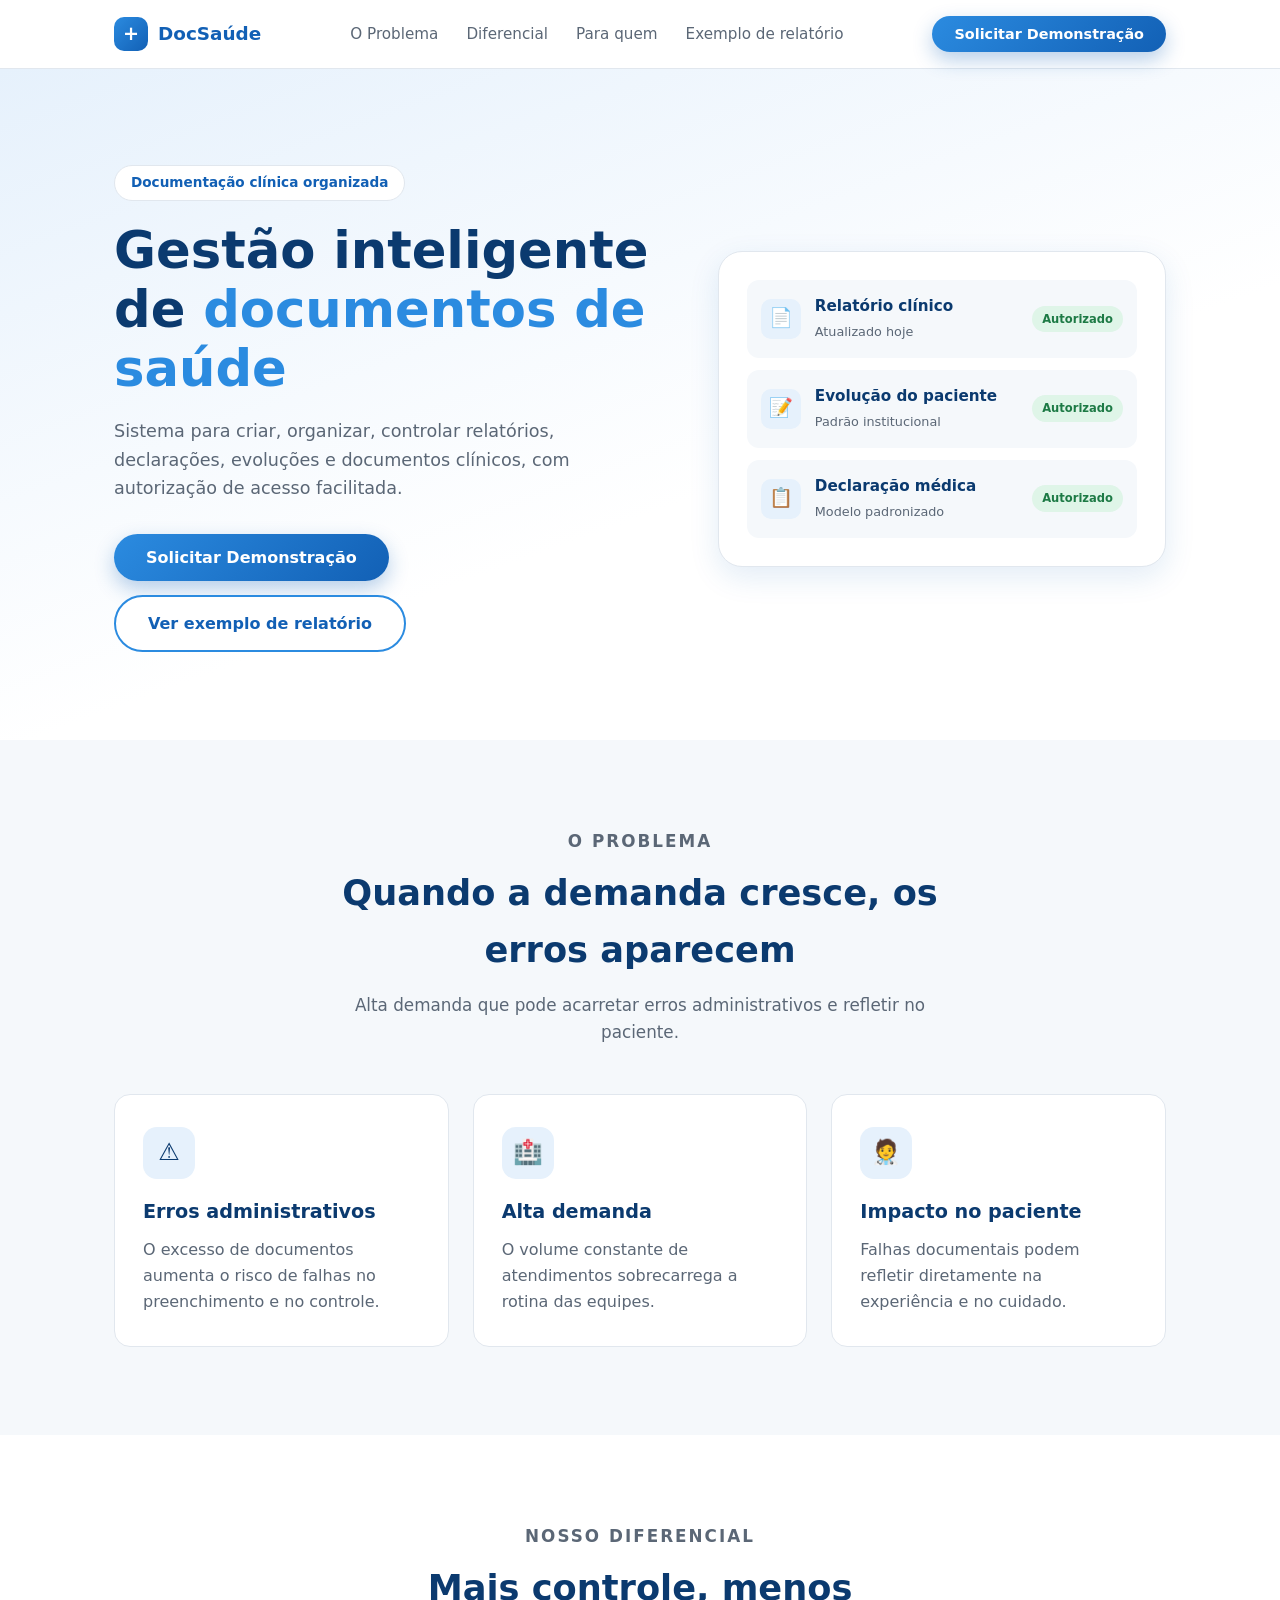
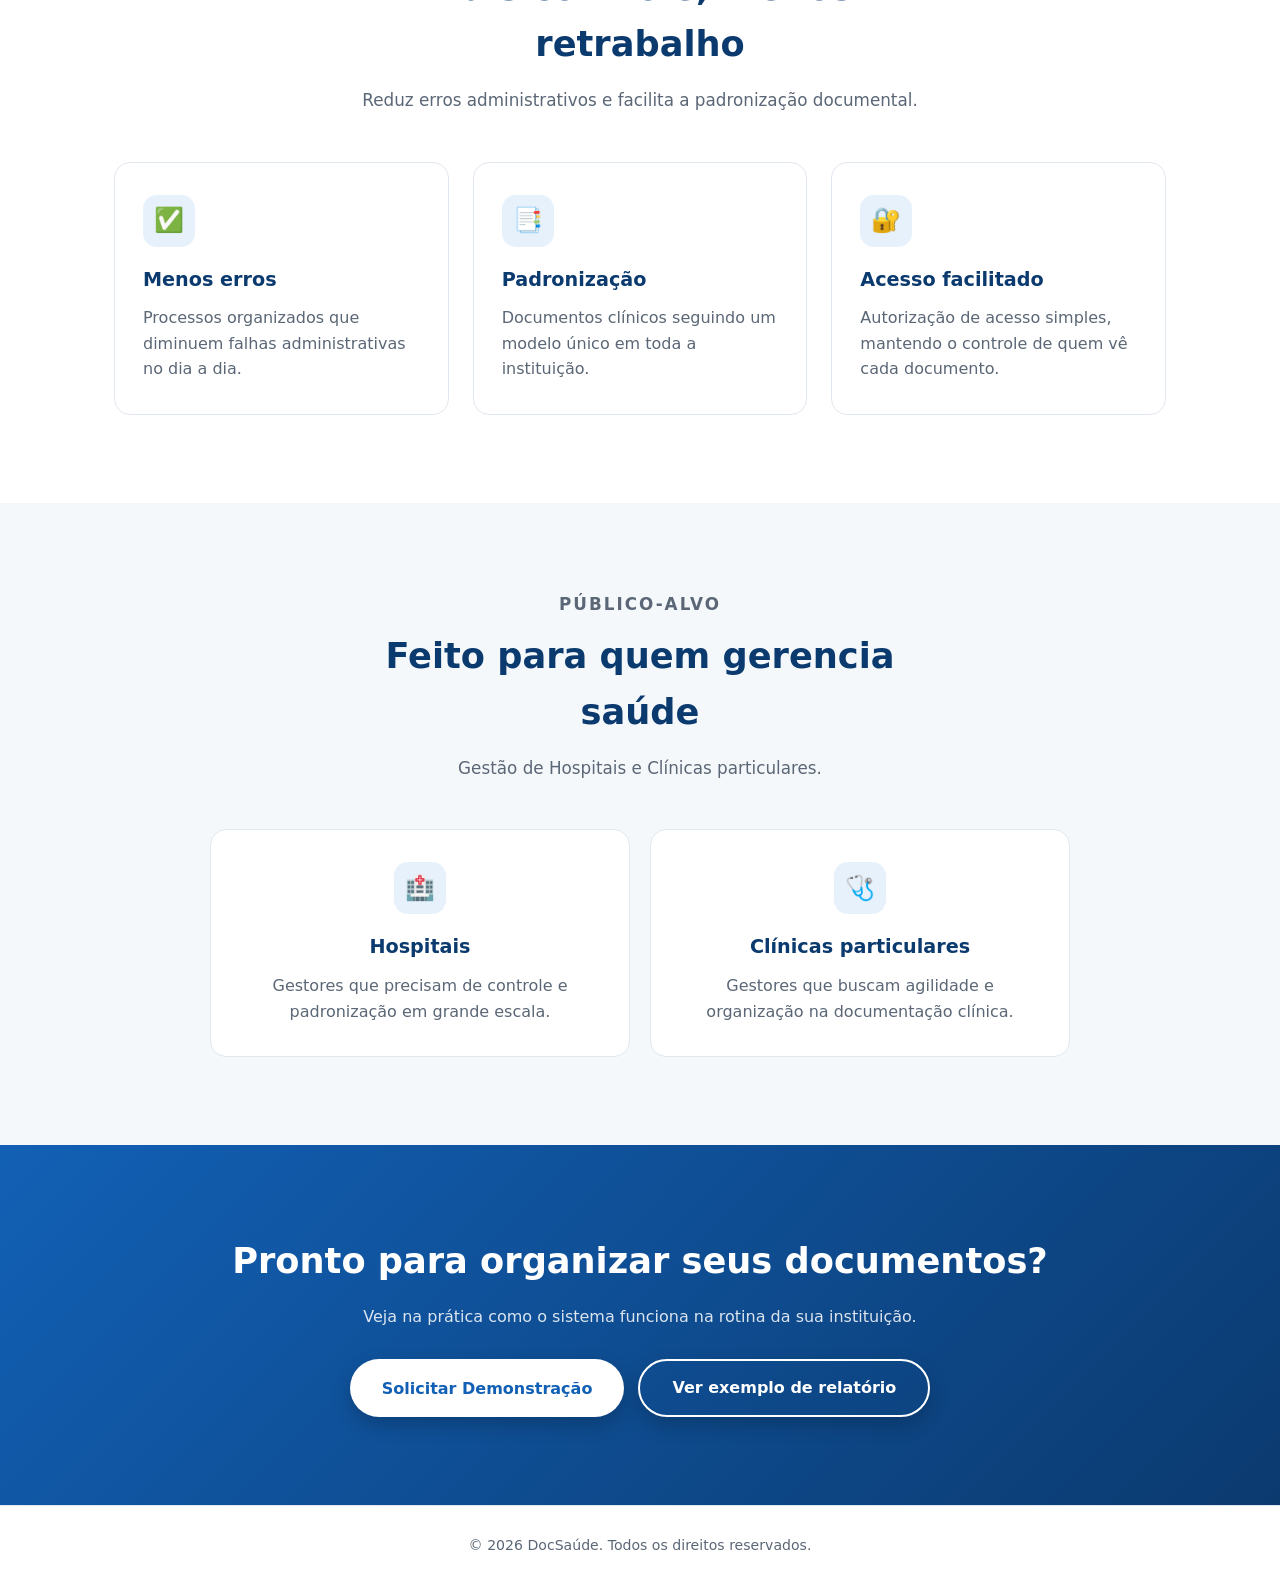
<file: index.html>
<!DOCTYPE html>
<html lang="pt-BR">
<head>
<meta charset="UTF-8">
<meta name="viewport" content="width=device-width, initial-scale=1.0">
<title>Gestão inteligente de documentos de saúde</title>
<link rel="stylesheet" href="css/style.css">
</head>
<body>

<header>
  <div class="container nav">
    <a class="logo" href="index.html"><div class="logo-icon">+</div> DocSaúde</a>
    <ul class="nav-links">
      <li><a href="#problema">O Problema</a></li>
      <li><a href="#diferencial">Diferencial</a></li>
      <li><a href="#publico">Para quem</a></li>
      <li><a href="demo.html">Exemplo de relatório</a></li>
    </ul>
    <button class="btn btn-sm demo-btn">Solicitar Demonstração</button>
  </div>
</header>

<main>
  <section class="hero">
    <div class="container">
      <div>
        <span class="badge">Documentação clínica organizada</span>
        <h1>Gestão inteligente de <span>documentos de saúde</span></h1>
        <p>Sistema para criar, organizar, controlar relatórios, declarações, evoluções e documentos clínicos, com autorização de acesso facilitada.</p>
        <div class="hero-actions">
          <button class="btn demo-btn">Solicitar Demonstração</button>
          <a class="btn btn-outline" href="demo.html">Ver exemplo de relatório</a>
        </div>
      </div>
      <div class="doc-card" aria-hidden="true">
        <div class="doc-row">
          <div class="doc-icon">📄</div>
          <div><strong>Relatório clínico</strong><small>Atualizado hoje</small></div>
          <span class="tag">Autorizado</span>
        </div>
        <div class="doc-row">
          <div class="doc-icon">📝</div>
          <div><strong>Evolução do paciente</strong><small>Padrão institucional</small></div>
          <span class="tag">Autorizado</span>
        </div>
        <div class="doc-row">
          <div class="doc-icon">📋</div>
          <div><strong>Declaração médica</strong><small>Modelo padronizado</small></div>
          <span class="tag">Autorizado</span>
        </div>
      </div>
    </div>
  </section>

  <section id="problema" class="alt">
    <div class="container">
      <div class="section-header">
        <p class="eyebrow">O Problema</p>
        <h2>Quando a demanda cresce, os erros aparecem</h2>
        <p>Alta demanda que pode acarretar erros administrativos e refletir no paciente.</p>
      </div>
      <div class="grid">
        <div class="card">
          <div class="card-icon">⚠️</div>
          <h3>Erros administrativos</h3>
          <p>O excesso de documentos aumenta o risco de falhas no preenchimento e no controle.</p>
        </div>
        <div class="card">
          <div class="card-icon">🏥</div>
          <h3>Alta demanda</h3>
          <p>O volume constante de atendimentos sobrecarrega a rotina das equipes.</p>
        </div>
        <div class="card">
          <div class="card-icon">🧑‍⚕️</div>
          <h3>Impacto no paciente</h3>
          <p>Falhas documentais podem refletir diretamente na experiência e no cuidado.</p>
        </div>
      </div>
    </div>
  </section>

  <section id="diferencial">
    <div class="container">
      <div class="section-header">
        <p class="eyebrow">Nosso Diferencial</p>
        <h2>Mais controle, menos retrabalho</h2>
        <p>Reduz erros administrativos e facilita a padronização documental.</p>
      </div>
      <div class="grid">
        <div class="card">
          <div class="card-icon">✅</div>
          <h3>Menos erros</h3>
          <p>Processos organizados que diminuem falhas administrativas no dia a dia.</p>
        </div>
        <div class="card">
          <div class="card-icon">📑</div>
          <h3>Padronização</h3>
          <p>Documentos clínicos seguindo um modelo único em toda a instituição.</p>
        </div>
        <div class="card">
          <div class="card-icon">🔐</div>
          <h3>Acesso facilitado</h3>
          <p>Autorização de acesso simples, mantendo o controle de quem vê cada documento.</p>
        </div>
      </div>
    </div>
  </section>

  <section id="publico" class="alt">
    <div class="container">
      <div class="section-header">
        <p class="eyebrow">Público-alvo</p>
        <h2>Feito para quem gerencia saúde</h2>
        <p>Gestão de Hospitais e Clínicas particulares.</p>
      </div>
      <div class="audience">
        <div class="card">
          <div class="card-icon">🏥</div>
          <h3>Hospitais</h3>
          <p>Gestores que precisam de controle e padronização em grande escala.</p>
        </div>
        <div class="card">
          <div class="card-icon">🩺</div>
          <h3>Clínicas particulares</h3>
          <p>Gestores que buscam agilidade e organização na documentação clínica.</p>
        </div>
      </div>
    </div>
  </section>

  <section class="cta">
    <div class="container">
      <h2>Pronto para organizar seus documentos?</h2>
      <p>Veja na prática como o sistema funciona na rotina da sua instituição.</p>
      <div class="hero-actions">
        <button class="btn demo-btn">Solicitar Demonstração</button>
        <a class="btn btn-outline" href="demo.html">Ver exemplo de relatório</a>
      </div>
    </div>
  </section>
</main>

<footer>
  © 2026 DocSaúde. Todos os direitos reservados.
</footer>

<script src="js/main.js"></script>
</body>
</html>
</file>
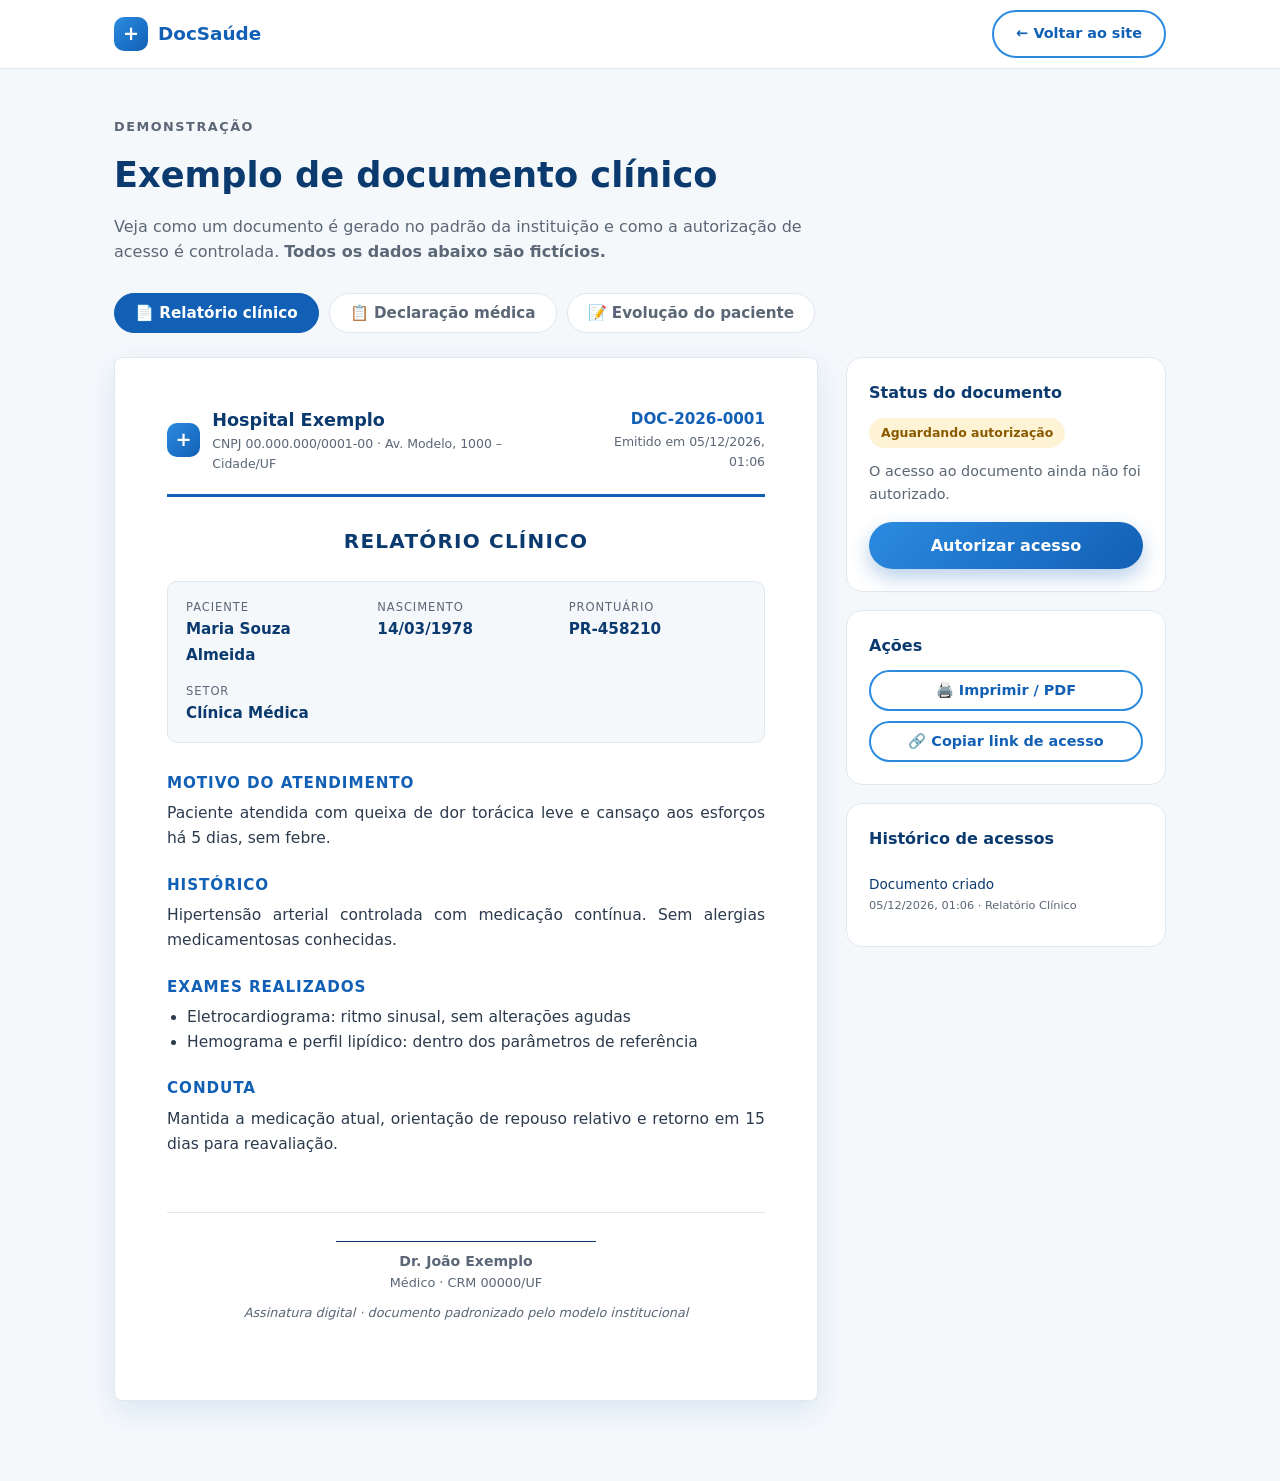
<file: demo.html>
<!DOCTYPE html>
<html lang="pt-BR">
<head>
<meta charset="UTF-8">
<meta name="viewport" content="width=device-width, initial-scale=1.0">
<title>Exemplo de relatório – DocSaúde</title>
<link rel="stylesheet" href="css/style.css">
<link rel="stylesheet" href="css/relatorio.css">
</head>
<body class="demo-page">

<header class="no-print">
  <div class="container nav">
    <a class="logo" href="index.html"><div class="logo-icon">+</div> DocSaúde</a>
    <a class="btn btn-outline btn-sm" href="index.html">← Voltar ao site</a>
  </div>
</header>

<main class="demo-main">
  <div class="container">

    <div class="demo-intro no-print">
      <p class="eyebrow">Demonstração</p>
      <h1>Exemplo de documento clínico</h1>
      <p>Veja como um documento é gerado no padrão da instituição e como a autorização de acesso é controlada. <strong>Todos os dados abaixo são fictícios.</strong></p>
    </div>

    <div class="tabs no-print" role="tablist" aria-label="Tipo de documento">
      <button class="tab active" role="tab" data-doc="relatorio">📄 Relatório clínico</button>
      <button class="tab" role="tab" data-doc="declaracao">📋 Declaração médica</button>
      <button class="tab" role="tab" data-doc="evolucao">📝 Evolução do paciente</button>
    </div>

    <div class="demo-layout">

      <!-- Documento -->
      <article class="paper" id="paper">
        <header class="paper-head">
          <div class="paper-brand">
            <div class="logo-icon">+</div>
            <div>
              <strong>Hospital Exemplo</strong>
              <small>CNPJ 00.000.000/0001-00 · Av. Modelo, 1000 – Cidade/UF</small>
            </div>
          </div>
          <div class="paper-meta">
            <span id="docProtocolo">DOC-2026-0001</span>
            <small id="docData"></small>
          </div>
        </header>

        <h2 class="paper-title" id="docTitulo"></h2>

        <section class="patient">
          <div><small>Paciente</small><strong>Maria Souza Almeida</strong></div>
          <div><small>Nascimento</small><strong>14/03/1978</strong></div>
          <div><small>Prontuário</small><strong>PR-458210</strong></div>
          <div><small>Setor</small><strong>Clínica Médica</strong></div>
        </section>

        <div class="paper-body" id="docCorpo"></div>

        <footer class="signature">
          <div class="sign-line"></div>
          <strong>Dr. João Exemplo</strong>
          <small>Médico · CRM 00000/UF</small>
          <small class="sign-note">Assinatura digital · documento padronizado pelo modelo institucional</small>
        </footer>
      </article>

      <!-- Painel lateral -->
      <aside class="side no-print">

        <div class="panel">
          <h3>Status do documento</h3>
          <span class="status status-pending" id="statusBadge">Aguardando autorização</span>
          <p class="panel-text" id="statusText">O acesso ao documento ainda não foi autorizado.</p>
          <button class="btn" id="btnAutorizar">Autorizar acesso</button>
        </div>

        <div class="panel">
          <h3>Ações</h3>
          <div class="actions">
            <button class="btn btn-outline btn-sm" id="btnImprimir">🖨️ Imprimir / PDF</button>
            <button class="btn btn-outline btn-sm" id="btnCopiar">🔗 Copiar link de acesso</button>
          </div>
        </div>

        <div class="panel">
          <h3>Histórico de acessos</h3>
          <ul class="log" id="logList"></ul>
        </div>

      </aside>
    </div>
  </div>
</main>

<div class="toast" id="toast" role="status" aria-live="polite"></div>

<script src="js/relatorio.js"></script>
</body>
</html>
</file>
<file: css/style.css>
:root {
  --blue-900: #0b3a6f;
  --blue-700: #1260b5;
  --blue-500: #2b8be0;
  --blue-100: #e6f1fc;
  --gray-50: #f5f8fb;
  --gray-200: #e1e7ee;
  --gray-600: #5b6776;
  --green-100: #dff5e8;
  --green-700: #1d7a45;
  --amber-100: #fff3d6;
  --amber-700: #8a5a00;
  --white: #ffffff;
  --radius: 16px;
  --shadow: 0 10px 30px rgba(18, 96, 181, 0.12);
}

* { margin: 0; padding: 0; box-sizing: border-box; }

html { scroll-behavior: smooth; }

body {
  font-family: "Segoe UI", system-ui, -apple-system, Roboto, Arial, sans-serif;
  color: var(--blue-900);
  background: var(--white);
  line-height: 1.6;
}

.container {
  width: 100%;
  max-width: 1100px;
  margin: 0 auto;
  padding: 0 24px;
}

/* Header */
header {
  position: sticky;
  top: 0;
  z-index: 10;
  background: rgba(255, 255, 255, 0.92);
  backdrop-filter: blur(8px);
  border-bottom: 1px solid var(--gray-200);
}

.nav {
  display: flex;
  align-items: center;
  justify-content: space-between;
  height: 68px;
}

.logo {
  display: flex;
  align-items: center;
  gap: 10px;
  font-weight: 700;
  font-size: 1.15rem;
  color: var(--blue-700);
  text-decoration: none;
}

.logo-icon {
  width: 34px;
  height: 34px;
  border-radius: 10px;
  background: linear-gradient(135deg, var(--blue-500), var(--blue-700));
  display: grid;
  place-items: center;
  color: var(--white);
  font-size: 1.2rem;
  font-weight: 800;
}

.nav-links {
  display: flex;
  gap: 28px;
  list-style: none;
}

.nav-links a {
  text-decoration: none;
  color: var(--gray-600);
  font-weight: 500;
  font-size: 0.95rem;
  transition: color 0.2s;
}

.nav-links a:hover { color: var(--blue-700); }

/* Buttons */
.btn {
  display: inline-block;
  border: none;
  cursor: pointer;
  font-family: inherit;
  font-size: 1rem;
  font-weight: 600;
  text-decoration: none;
  padding: 14px 32px;
  border-radius: 999px;
  color: var(--white);
  background: linear-gradient(135deg, var(--blue-500), var(--blue-700));
  box-shadow: 0 8px 20px rgba(18, 96, 181, 0.3);
  transition: transform 0.2s, box-shadow 0.2s;
}

.btn:hover {
  transform: translateY(-2px);
  box-shadow: 0 12px 26px rgba(18, 96, 181, 0.4);
}

.btn:active { transform: translateY(0); }

.btn-sm { padding: 10px 22px; font-size: 0.9rem; }

.btn-outline {
  background: var(--white);
  color: var(--blue-700);
  border: 2px solid var(--blue-500);
  box-shadow: none;
}

.btn-outline:hover { box-shadow: var(--shadow); }

.hero-actions { display: flex; flex-wrap: wrap; gap: 14px; }

/* Hero */
.hero {
  background: linear-gradient(160deg, var(--blue-100) 0%, var(--white) 60%);
  padding: 96px 0 88px;
}

.hero .container {
  display: grid;
  grid-template-columns: 1.1fr 0.9fr;
  gap: 56px;
  align-items: center;
}

.badge {
  display: inline-block;
  background: var(--white);
  color: var(--blue-700);
  border: 1px solid var(--gray-200);
  padding: 6px 16px;
  border-radius: 999px;
  font-size: 0.85rem;
  font-weight: 600;
  margin-bottom: 20px;
}

.hero h1 {
  font-size: clamp(2rem, 4.5vw, 3.2rem);
  line-height: 1.15;
  margin-bottom: 20px;
}

.hero h1 span { color: var(--blue-500); }

.hero p {
  font-size: 1.1rem;
  color: var(--gray-600);
  margin-bottom: 32px;
  max-width: 520px;
}

.doc-card {
  background: var(--white);
  border-radius: 24px;
  padding: 28px;
  box-shadow: var(--shadow);
  border: 1px solid var(--gray-200);
}

.doc-row {
  display: flex;
  align-items: center;
  gap: 14px;
  padding: 14px;
  border-radius: 12px;
  background: var(--gray-50);
  margin-bottom: 12px;
}

.doc-row:last-child { margin-bottom: 0; }

.doc-icon {
  width: 40px;
  height: 40px;
  flex-shrink: 0;
  border-radius: 10px;
  background: var(--blue-100);
  display: grid;
  place-items: center;
  font-size: 1.2rem;
}

.doc-row strong { display: block; font-size: 0.95rem; }
.doc-row small { color: var(--gray-600); font-size: 0.8rem; }

.tag {
  margin-left: auto;
  font-size: 0.72rem;
  font-weight: 700;
  padding: 4px 10px;
  border-radius: 999px;
  background: var(--green-100);
  color: var(--green-700);
  white-space: nowrap;
}

/* Sections */
section { padding: 88px 0; }

.section-header {
  text-align: center;
  max-width: 640px;
  margin: 0 auto 48px;
}

.eyebrow {
  text-transform: uppercase;
  letter-spacing: 0.12em;
  font-size: 0.8rem;
  font-weight: 700;
  color: var(--blue-500);
  margin-bottom: 10px;
}

.section-header h2 {
  font-size: clamp(1.6rem, 3vw, 2.2rem);
  margin-bottom: 14px;
}

.section-header p { color: var(--gray-600); font-size: 1.05rem; }

.alt { background: var(--gray-50); }

/* Cards */
.grid {
  display: grid;
  grid-template-columns: repeat(auto-fit, minmax(260px, 1fr));
  gap: 24px;
}

.card {
  background: var(--white);
  border: 1px solid var(--gray-200);
  border-radius: var(--radius);
  padding: 32px 28px;
  transition: transform 0.25s, box-shadow 0.25s;
}

.card:hover {
  transform: translateY(-4px);
  box-shadow: var(--shadow);
}

.card-icon {
  width: 52px;
  height: 52px;
  border-radius: 14px;
  background: var(--blue-100);
  display: grid;
  place-items: center;
  font-size: 1.5rem;
  margin-bottom: 18px;
}

.card h3 { font-size: 1.2rem; margin-bottom: 10px; }
.card p { color: var(--gray-600); }

.audience {
  display: flex;
  flex-wrap: wrap;
  justify-content: center;
  gap: 20px;
}

.audience .card {
  flex: 1 1 280px;
  max-width: 420px;
  text-align: center;
}

.audience .card-icon { margin-left: auto; margin-right: auto; }

/* CTA */
.cta {
  background: linear-gradient(135deg, var(--blue-700), var(--blue-900));
  color: var(--white);
  text-align: center;
}

.cta h2 { font-size: clamp(1.6rem, 3vw, 2.2rem); margin-bottom: 14px; }
.cta p { opacity: 0.85; margin-bottom: 30px; }

.cta .btn {
  background: var(--white);
  color: var(--blue-700);
  box-shadow: 0 8px 20px rgba(0, 0, 0, 0.2);
}

.cta .btn-outline {
  background: transparent;
  color: var(--white);
  border-color: var(--white);
}

.cta .hero-actions { justify-content: center; }

/* Footer */
footer {
  text-align: center;
  padding: 28px 24px;
  font-size: 0.88rem;
  color: var(--gray-600);
  border-top: 1px solid var(--gray-200);
}

/* Responsivo */
@media (max-width: 860px) {
  .hero { padding: 64px 0; }
  .hero .container { grid-template-columns: 1fr; gap: 40px; }
  .nav-links { display: none; }
  section { padding: 64px 0; }
}
</file>
<file: css/relatorio.css>
.demo-page { background: var(--gray-50); }

.demo-main { padding: 48px 0 80px; }

.demo-intro { max-width: 720px; margin-bottom: 28px; }
.demo-intro h1 { font-size: clamp(1.6rem, 3vw, 2.2rem); margin-bottom: 10px; }
.demo-intro p { color: var(--gray-600); }

/* Abas */
.tabs {
  display: flex;
  flex-wrap: wrap;
  gap: 10px;
  margin-bottom: 24px;
}

.tab {
  font-family: inherit;
  font-size: 0.95rem;
  font-weight: 600;
  padding: 10px 20px;
  border-radius: 999px;
  border: 1px solid var(--gray-200);
  background: var(--white);
  color: var(--gray-600);
  cursor: pointer;
  transition: all 0.2s;
}

.tab:hover { color: var(--blue-700); border-color: var(--blue-500); }

.tab.active {
  background: var(--blue-700);
  border-color: var(--blue-700);
  color: var(--white);
}

/* Layout principal */
.demo-layout {
  display: grid;
  grid-template-columns: minmax(0, 1fr) 320px;
  gap: 28px;
  align-items: start;
}

/* Documento (folha) */
.paper {
  background: var(--white);
  border: 1px solid var(--gray-200);
  border-radius: 8px;
  box-shadow: var(--shadow);
  padding: 48px 52px;
  min-height: 720px;
}

.paper-head {
  display: flex;
  justify-content: space-between;
  align-items: flex-start;
  gap: 16px;
  padding-bottom: 20px;
  border-bottom: 3px solid var(--blue-700);
  margin-bottom: 28px;
}

.paper-brand { display: flex; align-items: center; gap: 12px; }
.paper-brand strong { display: block; font-size: 1.1rem; }
.paper-brand small,
.paper-meta small { display: block; color: var(--gray-600); font-size: 0.78rem; }

.paper-meta { text-align: right; }
.paper-meta span { font-weight: 700; color: var(--blue-700); font-size: 0.95rem; }

.paper-title {
  text-align: center;
  text-transform: uppercase;
  letter-spacing: 0.06em;
  font-size: 1.25rem;
  margin-bottom: 24px;
}

.patient {
  display: grid;
  grid-template-columns: repeat(auto-fit, minmax(150px, 1fr));
  gap: 14px;
  background: var(--gray-50);
  border: 1px solid var(--gray-200);
  border-radius: 10px;
  padding: 16px 18px;
  margin-bottom: 28px;
}

.patient small {
  display: block;
  color: var(--gray-600);
  font-size: 0.72rem;
  text-transform: uppercase;
  letter-spacing: 0.08em;
}

.patient strong { font-size: 0.95rem; }

.paper-body h3 {
  font-size: 0.95rem;
  text-transform: uppercase;
  letter-spacing: 0.06em;
  color: var(--blue-700);
  margin: 22px 0 6px;
}

.paper-body h3:first-child { margin-top: 0; }

.paper-body p {
  color: #2b3a4c;
  font-size: 0.97rem;
  text-align: justify;
}

.paper-body ul { margin: 6px 0 0 20px; color: #2b3a4c; font-size: 0.97rem; }

.signature {
  margin-top: 56px;
  text-align: center;
}

.sign-line {
  width: 260px;
  max-width: 80%;
  height: 1px;
  background: var(--blue-900);
  margin: 0 auto 8px;
}

.signature small { display: block; color: var(--gray-600); font-size: 0.8rem; }
.sign-note { margin-top: 10px; font-style: italic; }

/* Painel lateral */
.side {
  display: flex;
  flex-direction: column;
  gap: 18px;
  position: sticky;
  top: 88px;
}

.panel {
  background: var(--white);
  border: 1px solid var(--gray-200);
  border-radius: var(--radius);
  padding: 22px;
}

.panel h3 { font-size: 1rem; margin-bottom: 12px; }

.panel-text {
  color: var(--gray-600);
  font-size: 0.9rem;
  margin: 12px 0 16px;
}

.panel .btn { width: 100%; text-align: center; }

.status {
  display: inline-block;
  font-size: 0.78rem;
  font-weight: 700;
  padding: 5px 12px;
  border-radius: 999px;
}

.status-pending { background: var(--amber-100); color: var(--amber-700); }
.status-ok { background: var(--green-100); color: var(--green-700); }

.actions { display: flex; flex-direction: column; gap: 10px; }

.log { list-style: none; max-height: 220px; overflow-y: auto; }

.log li {
  display: flex;
  flex-direction: column;
  font-size: 0.85rem;
  padding: 10px 0;
  border-bottom: 1px solid var(--gray-200);
}

.log li:last-child { border-bottom: none; }
.log li small { color: var(--gray-600); }

/* Toast */
.toast {
  position: fixed;
  left: 50%;
  bottom: 28px;
  transform: translate(-50%, 20px);
  background: var(--blue-900);
  color: var(--white);
  padding: 12px 22px;
  border-radius: 999px;
  font-size: 0.9rem;
  opacity: 0;
  pointer-events: none;
  transition: opacity 0.25s, transform 0.25s;
  z-index: 50;
}

.toast.show { opacity: 1; transform: translate(-50%, 0); }

/* Responsivo */
@media (max-width: 960px) {
  .demo-layout { grid-template-columns: 1fr; }
  .side { position: static; }
}

@media (max-width: 600px) {
  .paper { padding: 28px 22px; }
  .paper-head { flex-direction: column; }
  .paper-meta { text-align: left; }
}

/* Impressão */
@media print {
  .no-print { display: none !important; }
  body, .demo-page { background: #fff; }
  .demo-main { padding: 0; }
  .demo-layout { display: block; }
  .paper { border: none; box-shadow: none; padding: 0; }
}
</file>
